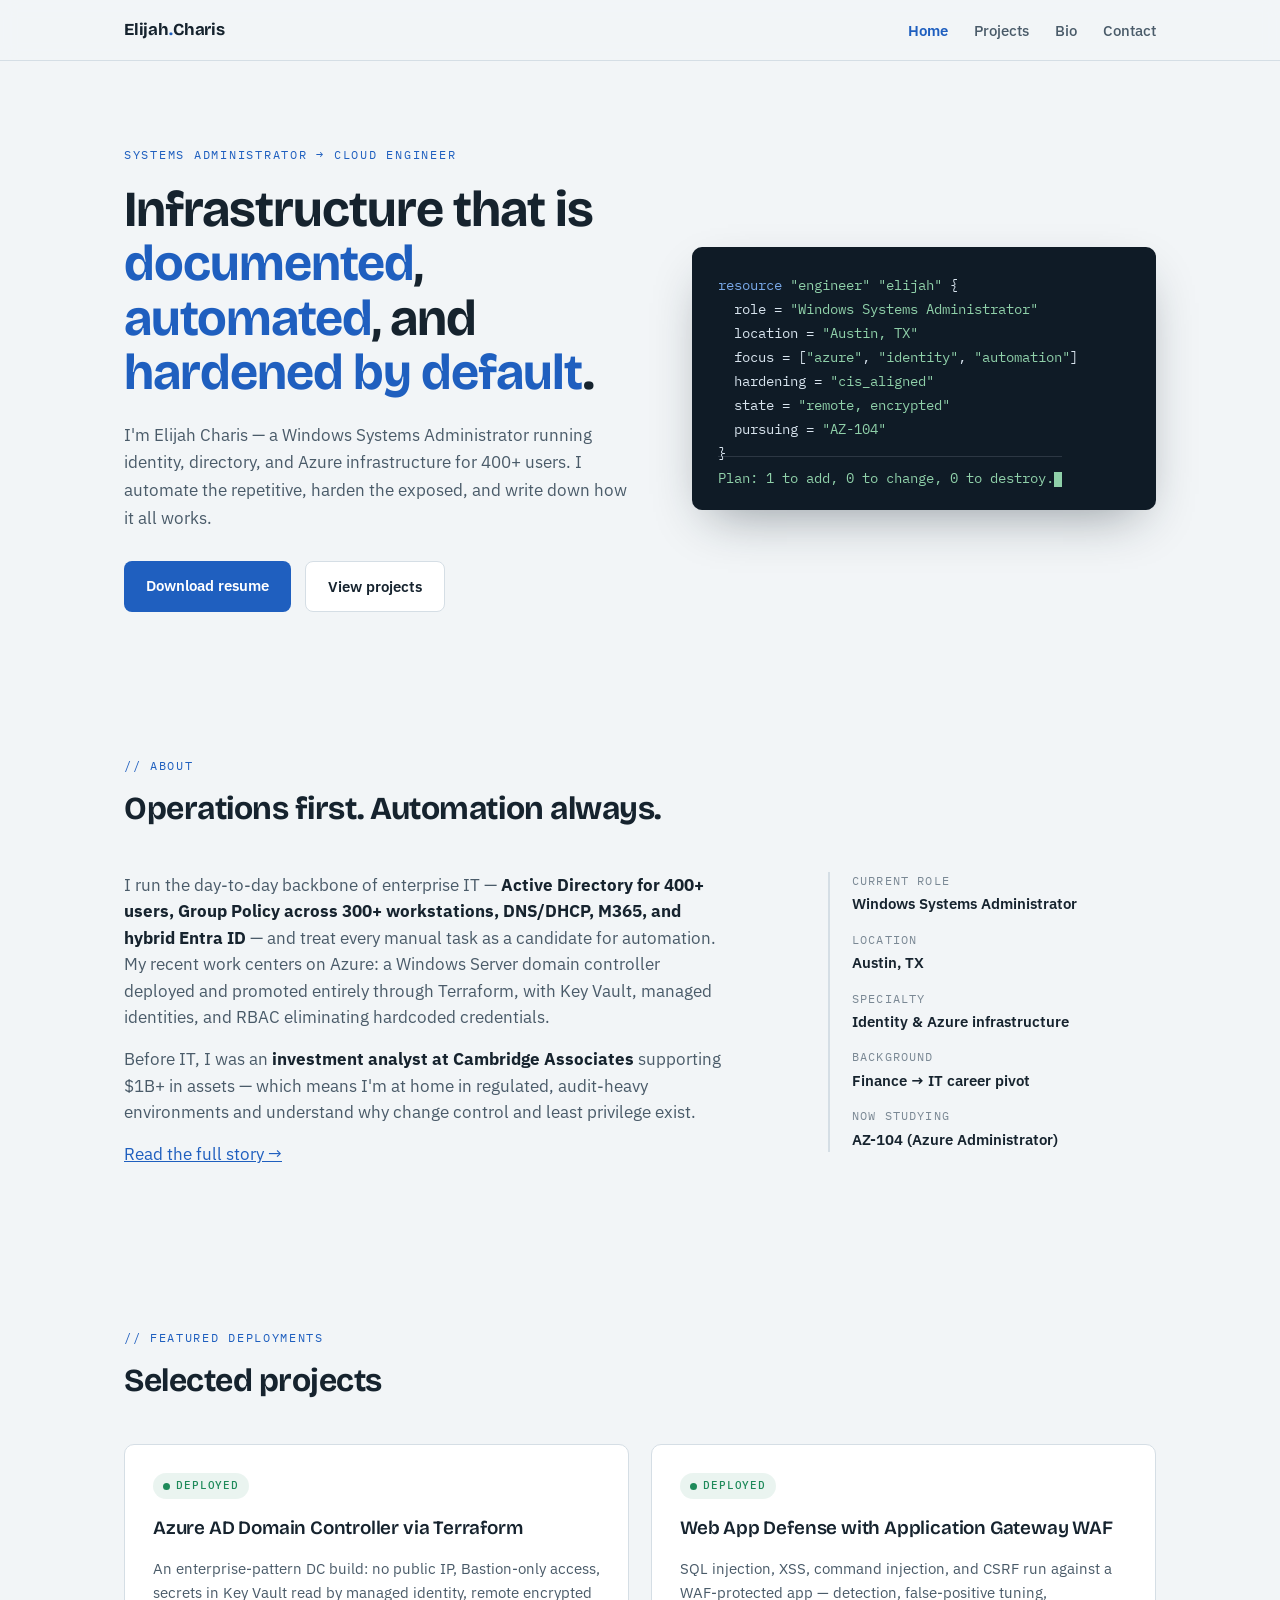
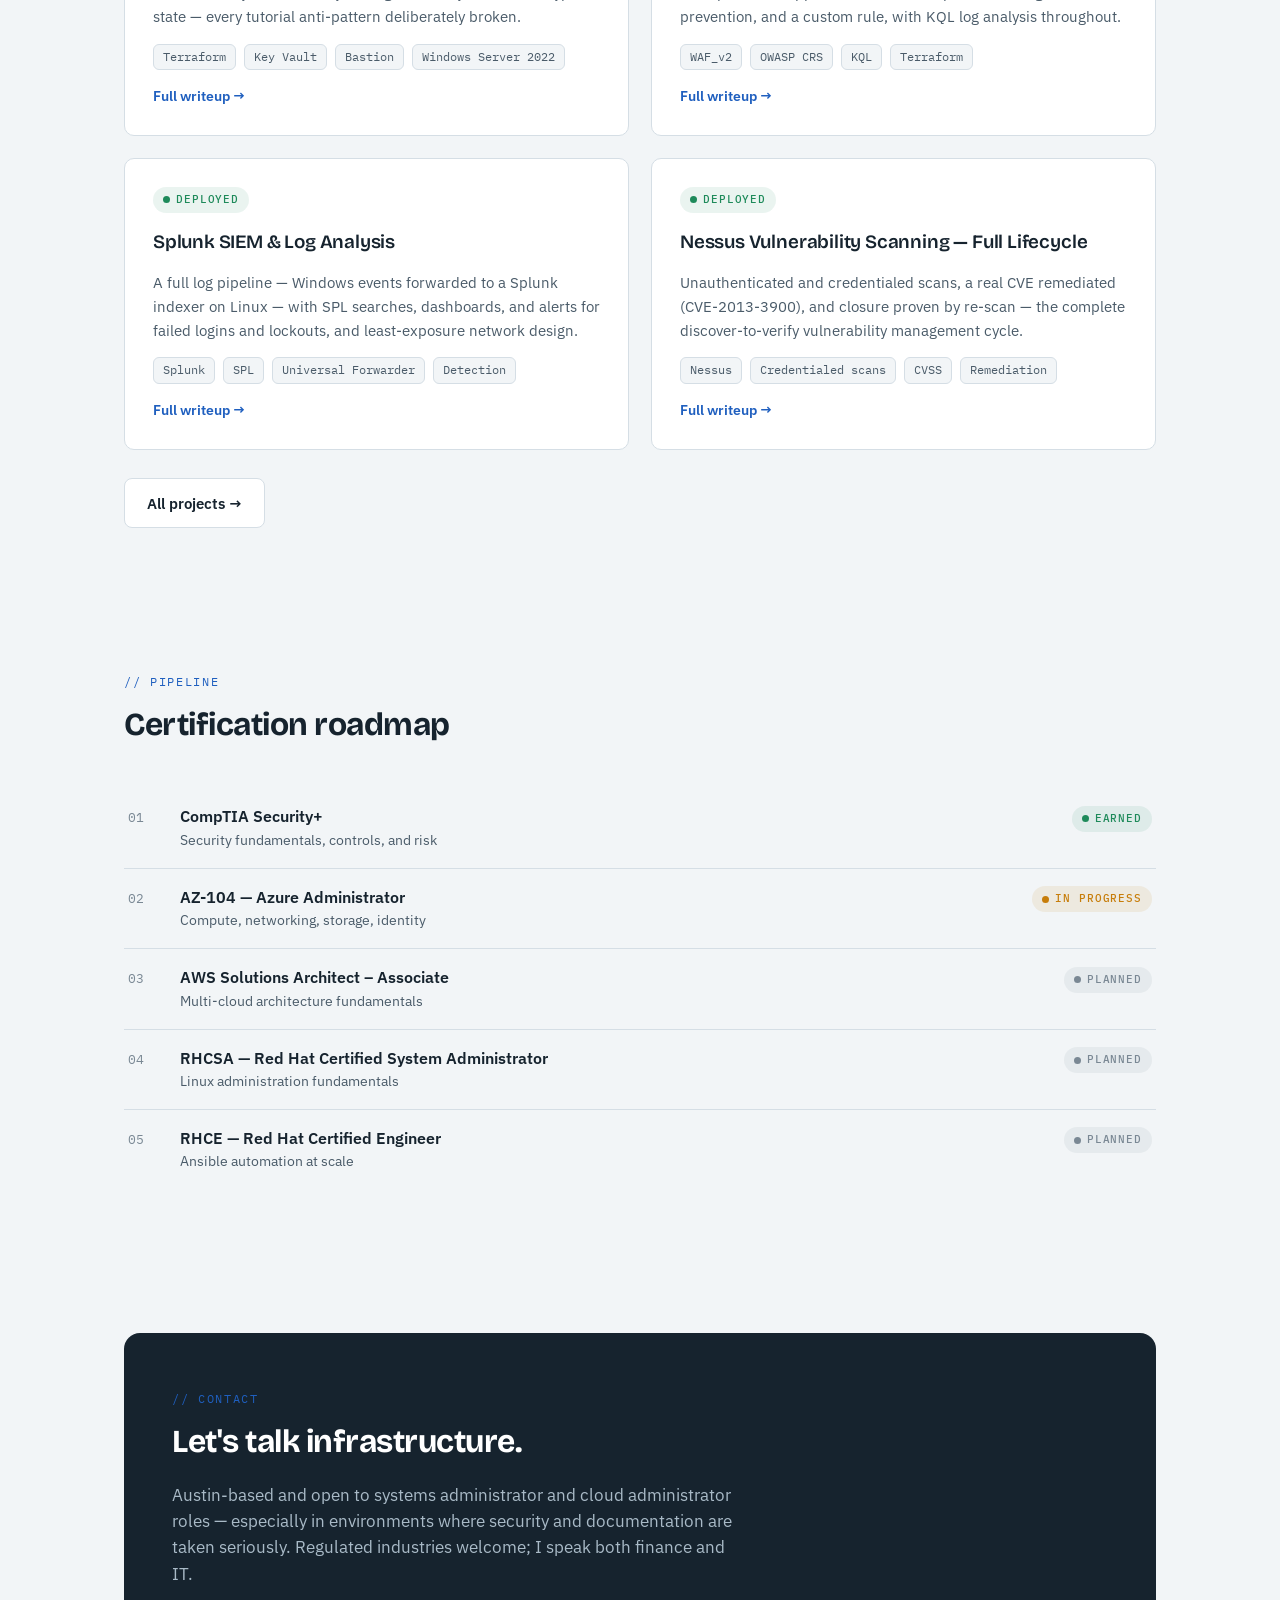
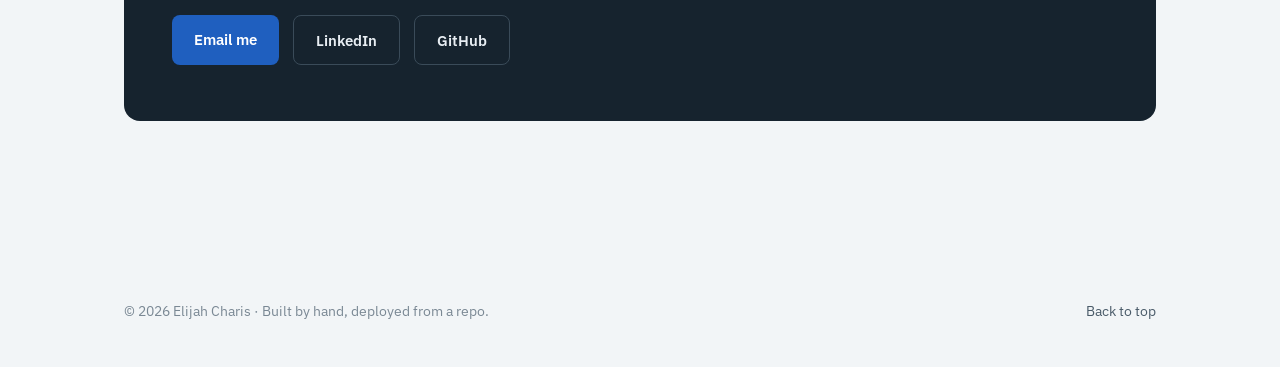
<file: index.html>
<!DOCTYPE html>
<html lang="en">
<head>
<meta charset="UTF-8">
<meta name="viewport" content="width=device-width, initial-scale=1.0">
<title>Elijah Charis — Systems Administrator &amp; Cloud Engineer</title>
<meta name="description" content="Windows Systems Administrator in Austin, TX building hardened, automated Azure infrastructure. Active Directory, Terraform, PowerShell, M365.">
<!-- ================================================================
     REMAINING TODOs (search all 3 html files for "TODO"):
     1. GitHub profile + repo URLs
     2. LinkedIn URL
     3. resume.pdf — drop the file in the repo root
     ================================================================ -->
<link rel="preconnect" href="https://fonts.googleapis.com">
<link rel="preconnect" href="https://fonts.gstatic.com" crossorigin>
<link href="https://fonts.googleapis.com/css2?family=Bricolage+Grotesque:opsz,wght@12..96,400;12..96,600;12..96,700&family=IBM+Plex+Sans:wght@400;500;600&family=IBM+Plex+Mono:wght@400;500&display=swap" rel="stylesheet">
<link rel="stylesheet" href="styles.css">
</head>
<body>

<nav>
  <div class="wrap nav-inner">
    <a class="brand" href="index.html">Elijah<span class="dot">.</span>Charis</a>
    <ul class="nav-links">
      <li><a href="index.html" aria-current="page">Home</a></li>
      <li><a href="projects.html">Projects</a></li>
      <li><a href="bio.html">Bio</a></li>
      <li><a href="index.html#contact">Contact</a></li>
    </ul>
  </div>
</nav>

<header class="hero">
  <div class="wrap hero-grid">
    <div>
      <span class="eyebrow">Systems Administrator → Cloud Engineer</span>
      <h1>Infrastructure that is <em>documented</em>, <em>automated</em>, and <em>hardened by default</em>.</h1>
      <p class="lede">I'm Elijah Charis — a Windows Systems Administrator running identity, directory, and Azure infrastructure for 400+ users. I automate the repetitive, harden the exposed, and write down how it all works.</p>
      <div class="btn-row">
        <!-- TODO: drop resume.pdf into the repo root -->
        <a class="btn btn-primary" href="resume.pdf">Download resume</a>
        <a class="btn btn-ghost" href="projects.html">View projects</a>
      </div>
    </div>

    <!-- Signature element: career as a Terraform resource block -->
    <div class="code-card" role="img" aria-label="Terraform-style code block describing Elijah: role Windows Systems Administrator, located in Austin Texas, focus on Azure, identity, and automation, CIS-aligned hardening, currently pursuing AZ-104. Plan: one to add.">
<span class="kw">resource</span> <span class="str">"engineer"</span> <span class="str">"elijah"</span> {<br>
&nbsp;&nbsp;<span class="attr">role</span>      = <span class="str">"Windows Systems Administrator"</span><br>
&nbsp;&nbsp;<span class="attr">location</span>  = <span class="str">"Austin, TX"</span><br>
&nbsp;&nbsp;<span class="attr">focus</span>     = [<span class="str">"azure"</span>, <span class="str">"identity"</span>, <span class="str">"automation"</span>]<br>
&nbsp;&nbsp;<span class="attr">hardening</span> = <span class="str">"cis_aligned"</span><br>
&nbsp;&nbsp;<span class="attr">state</span>     = <span class="str">"remote, encrypted"</span><br>
&nbsp;&nbsp;<span class="attr">pursuing</span>  = <span class="str">"AZ-104"</span><br>
}<br>
<span class="plan">Plan: 1 to add, 0 to change, 0 to destroy.<span class="cursor"></span></span>
    </div>
  </div>
</header>

<main>
<section id="about-teaser">
  <div class="wrap">
    <div class="sec-head">
      <span class="sec-label">// about</span>
      <h2>Operations first. Automation always.</h2>
    </div>
    <div class="about-grid">
      <div>
        <p>I run the day-to-day backbone of enterprise IT — <strong>Active Directory for 400+ users, Group Policy across 300+ workstations, DNS/DHCP, M365, and hybrid Entra ID</strong> — and treat every manual task as a candidate for automation. My recent work centers on Azure: a Windows Server domain controller deployed and promoted entirely through Terraform, with Key Vault, managed identities, and RBAC eliminating hardcoded credentials.</p>
        <p>Before IT, I was an <strong>investment analyst at Cambridge Associates</strong> supporting $1B+ in assets — which means I'm at home in regulated, audit-heavy environments and understand why change control and least privilege exist.</p>
        <p><a href="bio.html">Read the full story →</a></p>
      </div>
      <ul class="fact-list">
        <li><span class="k">Current role</span><span class="v">Windows Systems Administrator</span></li>
        <li><span class="k">Location</span><span class="v">Austin, TX</span></li>
        <li><span class="k">Specialty</span><span class="v">Identity &amp; Azure infrastructure</span></li>
        <li><span class="k">Background</span><span class="v">Finance → IT career pivot</span></li>
        <li><span class="k">Now studying</span><span class="v">AZ-104 (Azure Administrator)</span></li>
      </ul>
    </div>
  </div>
</section>

<section id="featured">
  <div class="wrap">
    <div class="sec-head">
      <span class="sec-label">// featured deployments</span>
      <h2>Selected projects</h2>
    </div>
    <div class="proj-grid">

      <article class="card">
        <span class="chip deployed">deployed</span>
        <h3>Azure AD Domain Controller via Terraform</h3>
        <p>An enterprise-pattern DC build: no public IP, Bastion-only access, secrets in Key Vault read by managed identity, remote encrypted state — every tutorial anti-pattern deliberately broken.</p>
        <div class="tags"><span>Terraform</span><span>Key Vault</span><span>Bastion</span><span>Windows Server 2022</span></div>
        <a class="repo" href="projects.html#hardened-dc">Full writeup →</a>
      </article>

      <article class="card">
        <span class="chip deployed">deployed</span>
        <h3>Web App Defense with Application Gateway WAF</h3>
        <p>SQL injection, XSS, command injection, and CSRF run against a WAF-protected app — detection, false-positive tuning, prevention, and a custom rule, with KQL log analysis throughout.</p>
        <div class="tags"><span>WAF_v2</span><span>OWASP CRS</span><span>KQL</span><span>Terraform</span></div>
        <a class="repo" href="projects.html#waf">Full writeup →</a>
      </article>

      <article class="card">
        <span class="chip deployed">deployed</span>
        <h3>Splunk SIEM &amp; Log Analysis</h3>
        <p>A full log pipeline — Windows events forwarded to a Splunk indexer on Linux — with SPL searches, dashboards, and alerts for failed logins and lockouts, and least-exposure network design.</p>
        <div class="tags"><span>Splunk</span><span>SPL</span><span>Universal Forwarder</span><span>Detection</span></div>
        <a class="repo" href="projects.html#splunk">Full writeup →</a>
      </article>

      <article class="card">
        <span class="chip deployed">deployed</span>
        <h3>Nessus Vulnerability Scanning — Full Lifecycle</h3>
        <p>Unauthenticated and credentialed scans, a real CVE remediated (CVE-2013-3900), and closure proven by re-scan — the complete discover-to-verify vulnerability management cycle.</p>
        <div class="tags"><span>Nessus</span><span>Credentialed scans</span><span>CVSS</span><span>Remediation</span></div>
        <a class="repo" href="projects.html#nessus">Full writeup →</a>
      </article>

    </div>
    <p style="margin-top:28px"><a class="btn btn-ghost" href="projects.html">All projects →</a></p>
  </div>
</section>

<section id="certs">
  <div class="wrap">
    <div class="sec-head">
      <span class="sec-label">// pipeline</span>
      <h2>Certification roadmap</h2>
    </div>
    <ol class="pipe">
      <li>
        <span class="n">01</span>
        <span class="name">CompTIA Security+<span class="sub">Security fundamentals, controls, and risk</span></span>
        <span class="chip deployed">earned</span>
      </li>
      <li>
        <span class="n">02</span>
        <span class="name">AZ-104 — Azure Administrator<span class="sub">Compute, networking, storage, identity</span></span>
        <span class="chip active">in progress</span>
      </li>
      <li>
        <span class="n">03</span>
        <span class="name">AWS Solutions Architect – Associate<span class="sub">Multi-cloud architecture fundamentals</span></span>
        <span class="chip planned">planned</span>
      </li>
      <li>
        <span class="n">04</span>
        <span class="name">RHCSA — Red Hat Certified System Administrator<span class="sub">Linux administration fundamentals</span></span>
        <span class="chip planned">planned</span>
      </li>
      <li>
        <span class="n">05</span>
        <span class="name">RHCE — Red Hat Certified Engineer<span class="sub">Ansible automation at scale</span></span>
        <span class="chip planned">planned</span>
      </li>
    </ol>
  </div>
</section>

<section id="contact">
  <div class="wrap">
    <div class="contact">
      <span class="sec-label">// contact</span>
      <h2>Let's talk infrastructure.</h2>
      <p>Austin-based and open to systems administrator and cloud administrator roles — especially in environments where security and documentation are taken seriously. Regulated industries welcome; I speak both finance and IT.</p>
      <div class="btn-row">
        <a class="btn btn-primary" href="mailto:elijah.a.korkoyah@gmail.com">Email me</a>
        <a class="btn btn-ghost" href="https://www.linkedin.com/in/elijah-charis/" rel="noopener">LinkedIn</a>
        <!-- TODO: replace with your GitHub URL -->
        <a class="btn btn-ghost" href="https://github.com/ejk52515" rel="noopener">GitHub</a>
      </div>
    </div>
  </div>
</section>
</main>

<footer>
  <div class="wrap">
    <span>© 2026 Elijah Charis · Built by hand, deployed from a repo.</span>
    <span><a href="#top">Back to top</a></span>
  </div>
</footer>

</body>
</html>
</file>
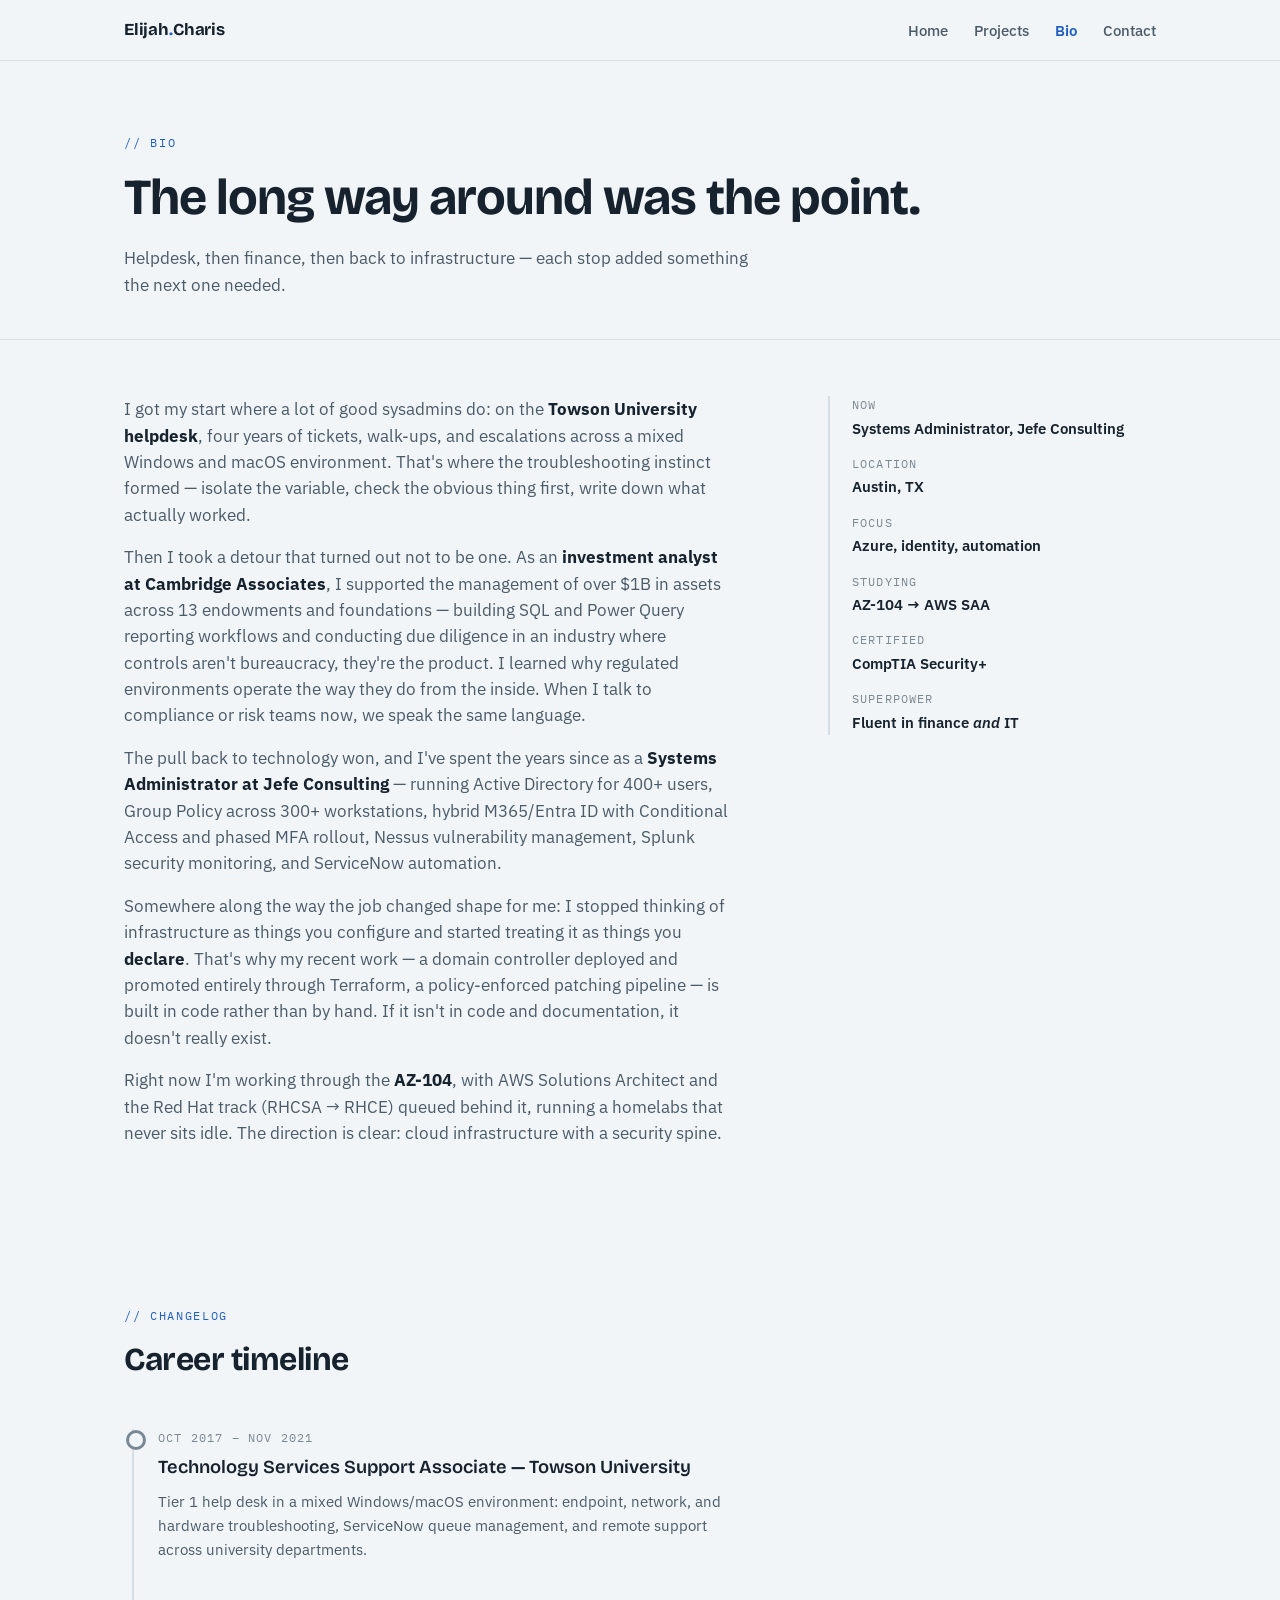
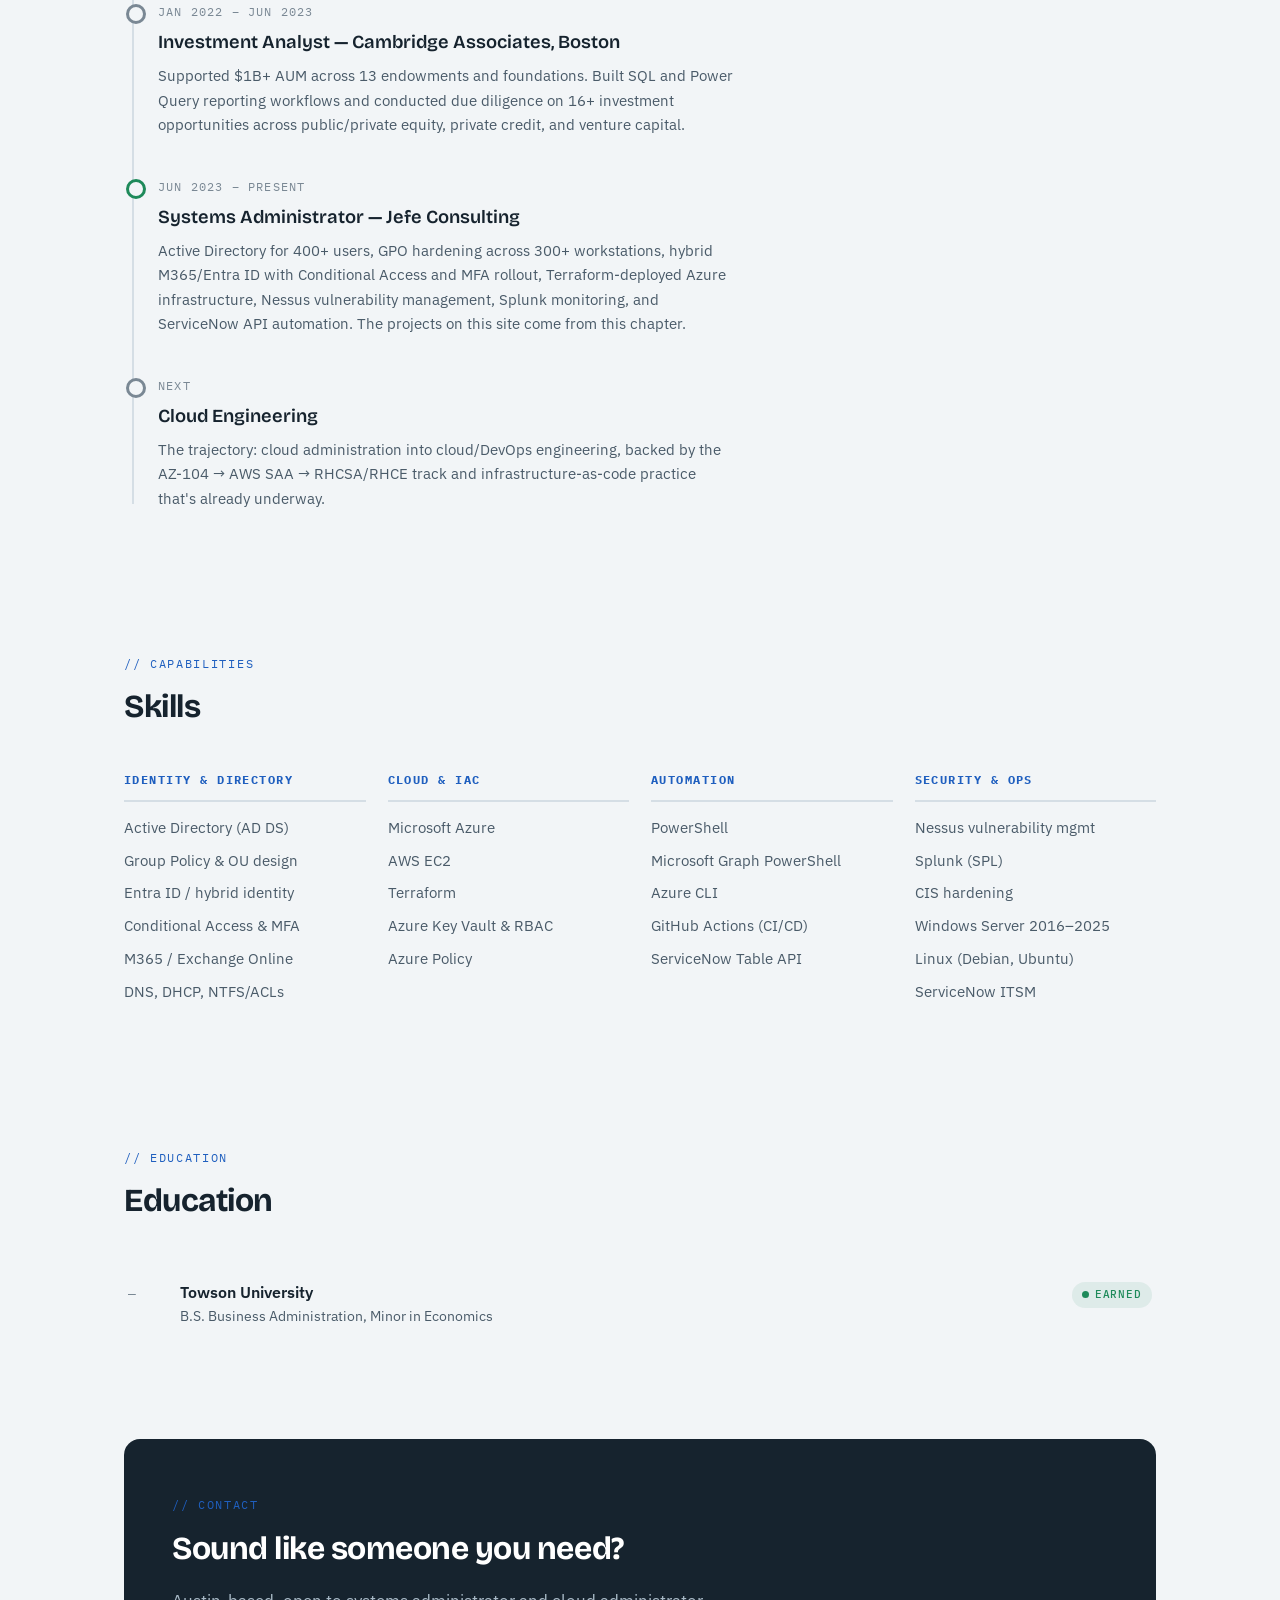
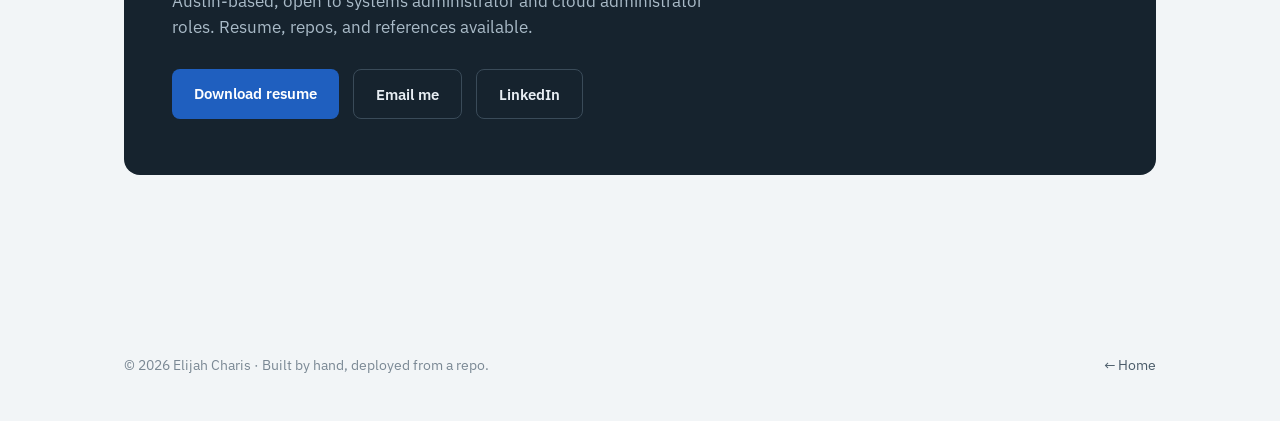
<file: bio.html>
<!DOCTYPE html>
<html lang="en">
<head>
<meta charset="UTF-8">
<meta name="viewport" content="width=device-width, initial-scale=1.0">
<title>Bio — Elijah Charis</title>
<meta name="description" content="From university helpdesk to investment analysis at Cambridge Associates and back to infrastructure — the career path behind a systems administrator who treats infrastructure like code.">
<link rel="preconnect" href="https://fonts.googleapis.com">
<link rel="preconnect" href="https://fonts.gstatic.com" crossorigin>
<link href="https://fonts.googleapis.com/css2?family=Bricolage+Grotesque:opsz,wght@12..96,400;12..96,600;12..96,700&family=IBM+Plex+Sans:wght@400;500;600&family=IBM+Plex+Mono:wght@400;500&display=swap" rel="stylesheet">
<link rel="stylesheet" href="styles.css">
</head>
<body>

<nav>
  <div class="wrap nav-inner">
    <a class="brand" href="index.html">Elijah<span class="dot">.</span>Charis</a>
    <ul class="nav-links">
      <li><a href="index.html">Home</a></li>
      <li><a href="projects.html">Projects</a></li>
      <li><a href="bio.html" aria-current="page">Bio</a></li>
      <li><a href="index.html#contact">Contact</a></li>
    </ul>
  </div>
</nav>

<header class="page-head">
  <div class="wrap">
    <span class="eyebrow">// bio</span>
    <h1>The long way around was the point.</h1>
    <p>Helpdesk, then finance, then back to infrastructure — each stop added something the next one needed.</p>
  </div>
</header>

<main class="wrap">

  <section style="padding-top:0">
    <div class="about-grid">
      <div>
        <p>I got my start where a lot of good sysadmins do: on the <strong>Towson University helpdesk</strong>, four years of tickets, walk-ups, and escalations across a mixed Windows and macOS environment. That's where the troubleshooting instinct formed — isolate the variable, check the obvious thing first, write down what actually worked.</p>

        <p>Then I took a detour that turned out not to be one. As an <strong>investment analyst at Cambridge Associates</strong>, I supported the management of over $1B in assets across 13 endowments and foundations — building SQL and Power Query reporting workflows and conducting due diligence in an industry where controls aren't bureaucracy, they're the product. I learned why regulated environments operate the way they do from the inside. When I talk to compliance or risk teams now, we speak the same language.</p>

        <p>The pull back to technology won, and I've spent the years since as a <strong>Systems Administrator at Jefe Consulting</strong> — running Active Directory for 400+ users, Group Policy across 300+ workstations, hybrid M365/Entra ID with Conditional Access and phased MFA rollout, Nessus vulnerability management, Splunk security monitoring, and ServiceNow automation.</p>

        <p>Somewhere along the way the job changed shape for me: I stopped thinking of infrastructure as things you configure and started treating it as things you <strong>declare</strong>. That's why my recent work — a domain controller deployed and promoted entirely through Terraform, a policy-enforced patching pipeline — is built in code rather than by hand. If it isn't in code and documentation, it doesn't really exist.</p>

        <p>Right now I'm working through the <strong>AZ-104</strong>, with AWS Solutions Architect and the Red Hat track (RHCSA → RHCE) queued behind it, running a homelabs that never sits idle. The direction is clear: cloud infrastructure with a security spine.</p>
      </div>

      <ul class="fact-list">
        <li><span class="k">Now</span><span class="v">Systems Administrator, Jefe Consulting</span></li>
        <li><span class="k">Location</span><span class="v">Austin, TX</span></li>
        <li><span class="k">Focus</span><span class="v">Azure, identity, automation</span></li>
        <li><span class="k">Studying</span><span class="v">AZ-104 → AWS SAA</span></li>
        <li><span class="k">Certified</span><span class="v">CompTIA Security+</span></li>
        <li><span class="k">Superpower</span><span class="v">Fluent in finance <em>and</em> IT</span></li>
      </ul>
    </div>
  </section>

  <section>
    <div class="sec-head">
      <span class="sec-label">// changelog</span>
      <h2>Career timeline</h2>
    </div>
    <ol class="timeline">
      <li>
        <span class="when">Oct 2017 – Nov 2021</span>
        <h3>Technology Services Support Associate — Towson University</h3>
        <p>Tier 1 help desk in a mixed Windows/macOS environment: endpoint, network, and hardware troubleshooting, ServiceNow queue management, and remote support across university departments.</p>
      </li>
      <li>
        <span class="when">Jan 2022 – Jun 2023</span>
        <h3>Investment Analyst — Cambridge Associates, Boston</h3>
        <p>Supported $1B+ AUM across 13 endowments and foundations. Built SQL and Power Query reporting workflows and conducted due diligence on 16+ investment opportunities across public/private equity, private credit, and venture capital.</p>
      </li>
      <li class="current">
        <span class="when">Jun 2023 – Present</span>
        <h3>Systems Administrator — Jefe Consulting</h3>
        <p>Active Directory for 400+ users, GPO hardening across 300+ workstations, hybrid M365/Entra ID with Conditional Access and MFA rollout, Terraform-deployed Azure infrastructure, Nessus vulnerability management, Splunk monitoring, and ServiceNow API automation. The projects on this site come from this chapter.</p>
      </li>
      <li>
        <span class="when">Next</span>
        <h3>Cloud Engineering</h3>
        <p>The trajectory: cloud administration into cloud/DevOps engineering, backed by the AZ-104 → AWS SAA → RHCSA/RHCE track and infrastructure-as-code practice that's already underway.</p>
      </li>
    </ol>
  </section>

  <section>
    <div class="sec-head">
      <span class="sec-label">// capabilities</span>
      <h2>Skills</h2>
    </div>
    <div class="skill-grid">
      <div class="skill-col">
        <h3>Identity &amp; Directory</h3>
        <ul><li>Active Directory (AD DS)</li><li>Group Policy &amp; OU design</li><li>Entra ID / hybrid identity</li><li>Conditional Access &amp; MFA</li><li>M365 / Exchange Online</li><li>DNS, DHCP, NTFS/ACLs</li></ul>
      </div>
      <div class="skill-col">
        <h3>Cloud &amp; IaC</h3>
        <ul><li>Microsoft Azure</li><li>AWS EC2</li><li>Terraform</li><li>Azure Key Vault &amp; RBAC</li><li>Azure Policy</li></ul>
      </div>
      <div class="skill-col">
        <h3>Automation</h3>
        <ul><li>PowerShell</li><li>Microsoft Graph PowerShell</li><li>Azure CLI</li><li>GitHub Actions (CI/CD)</li><li>ServiceNow Table API</li></ul>
      </div>
      <div class="skill-col">
        <h3>Security &amp; Ops</h3>
        <ul><li>Nessus vulnerability mgmt</li><li>Splunk (SPL)</li><li>CIS hardening</li><li>Windows Server 2016–2025</li><li>Linux (Debian, Ubuntu)</li><li>ServiceNow ITSM</li></ul>
      </div>
    </div>
  </section>

  <section>
    <div class="sec-head">
      <span class="sec-label">// education</span>
      <h2>Education</h2>
    </div>
    <ol class="pipe">
      <li>
        <span class="n">—</span>
        <span class="name">Towson University<span class="sub">B.S. Business Administration, Minor in Economics</span></span>
        <span class="chip deployed">earned</span>
      </li>
    </ol>
  </section>

  <section style="padding-top:24px">
    <div class="contact">
      <span class="sec-label">// contact</span>
      <h2>Sound like someone you need?</h2>
      <p>Austin-based, open to systems administrator and cloud administrator roles. Resume, repos, and references available.</p>
      <div class="btn-row">
        <!-- TODO: resume.pdf in repo root -->
        <a class="btn btn-primary" href="resume.pdf">Download resume</a>
        <a class="btn btn-ghost" href="mailto:elijah.a.korkoyah@gmail.com">Email me</a>
        <a class="btn btn-ghost" href="https://www.linkedin.com/in/elijah-charis/" rel="noopener">LinkedIn</a>
      </div>
    </div>
  </section>

</main>

<footer>
  <div class="wrap">
    <span>© 2026 Elijah Charis · Built by hand, deployed from a repo.</span>
    <span><a href="index.html">← Home</a></span>
  </div>
</footer>

</body>
</html>
</file>
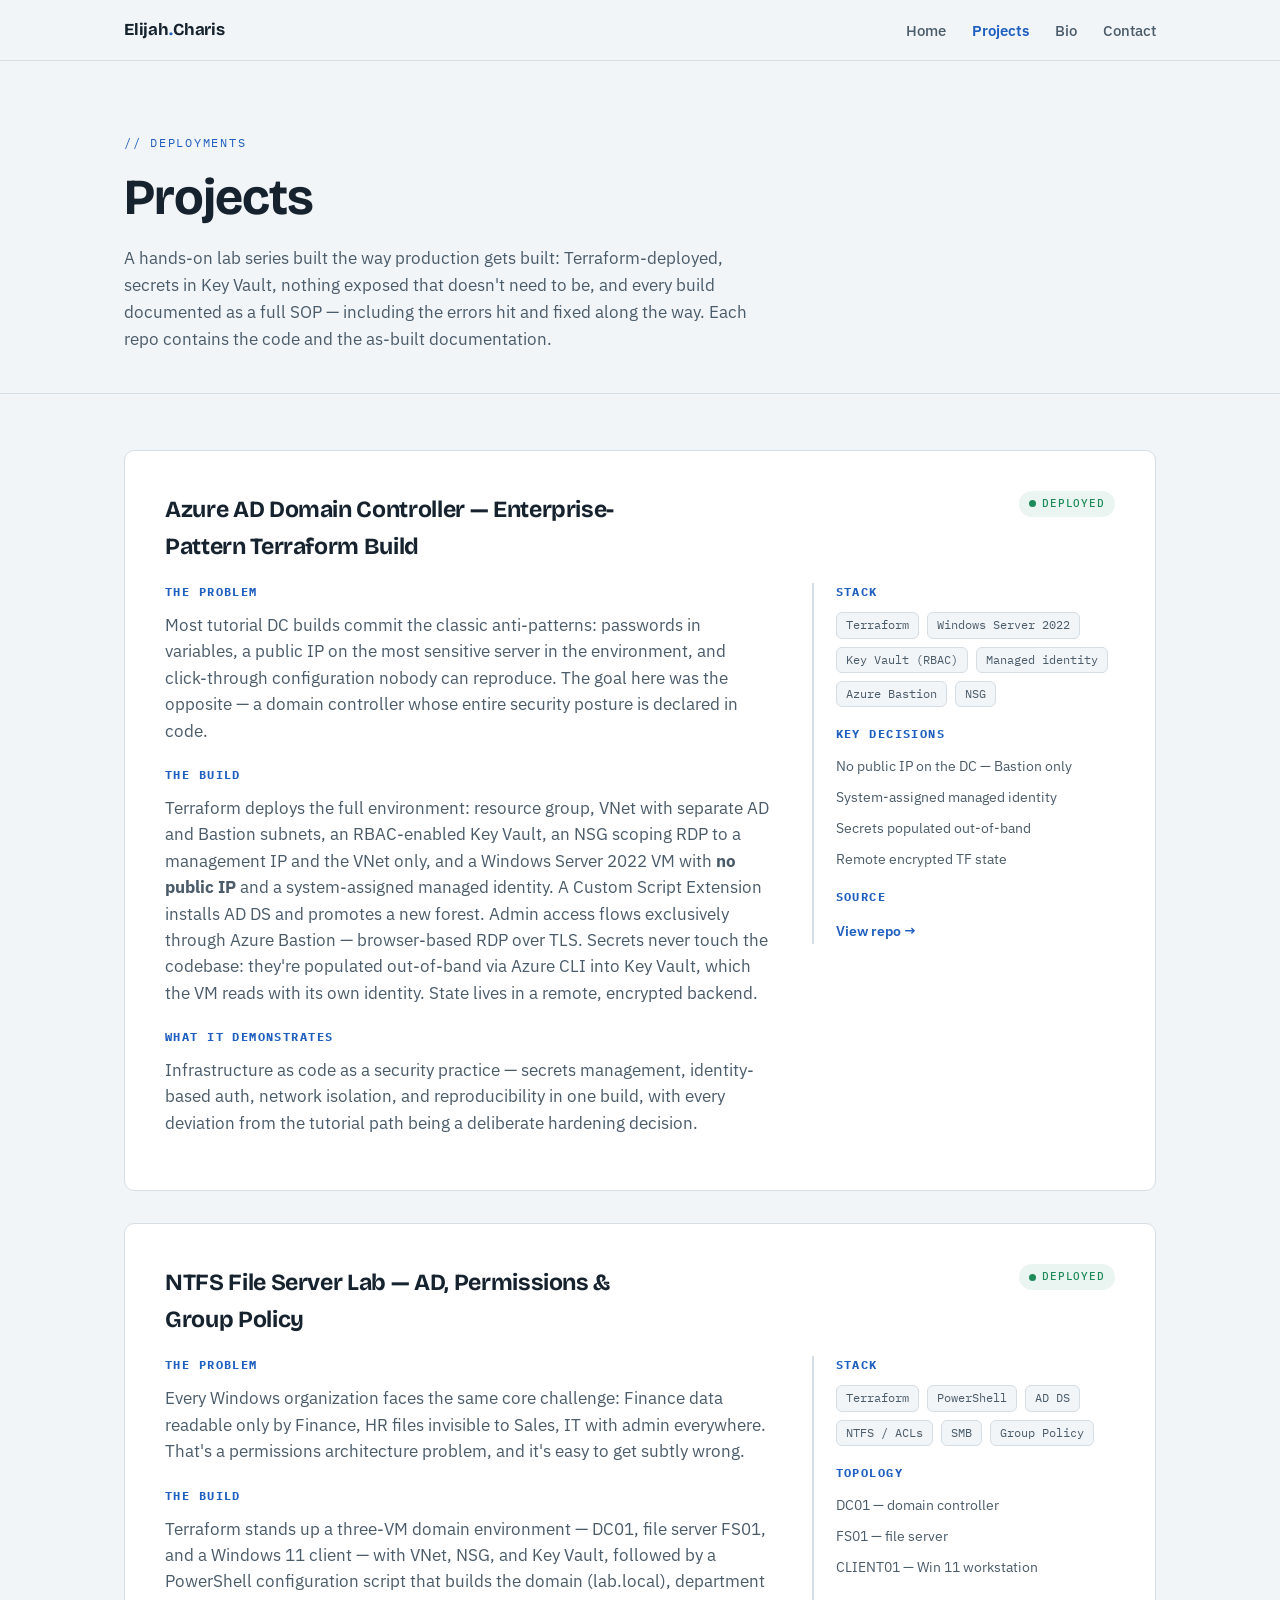
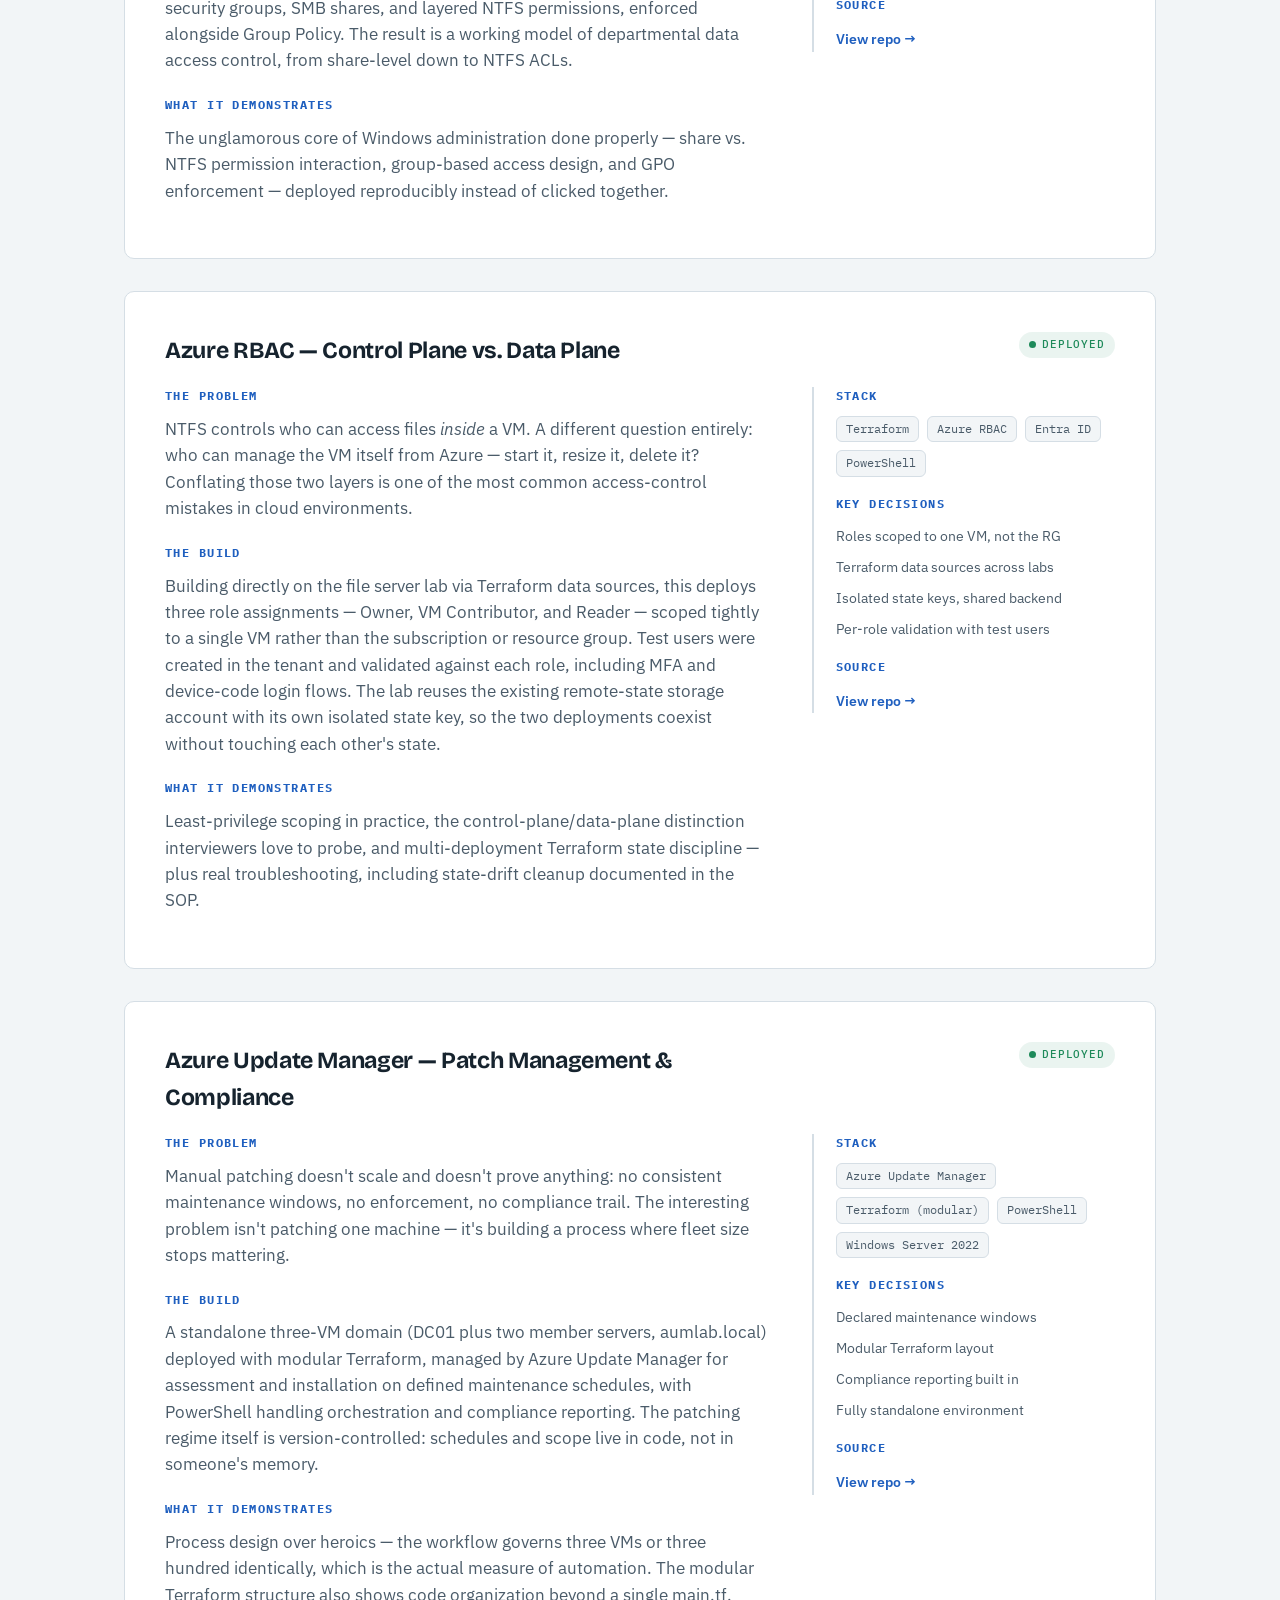
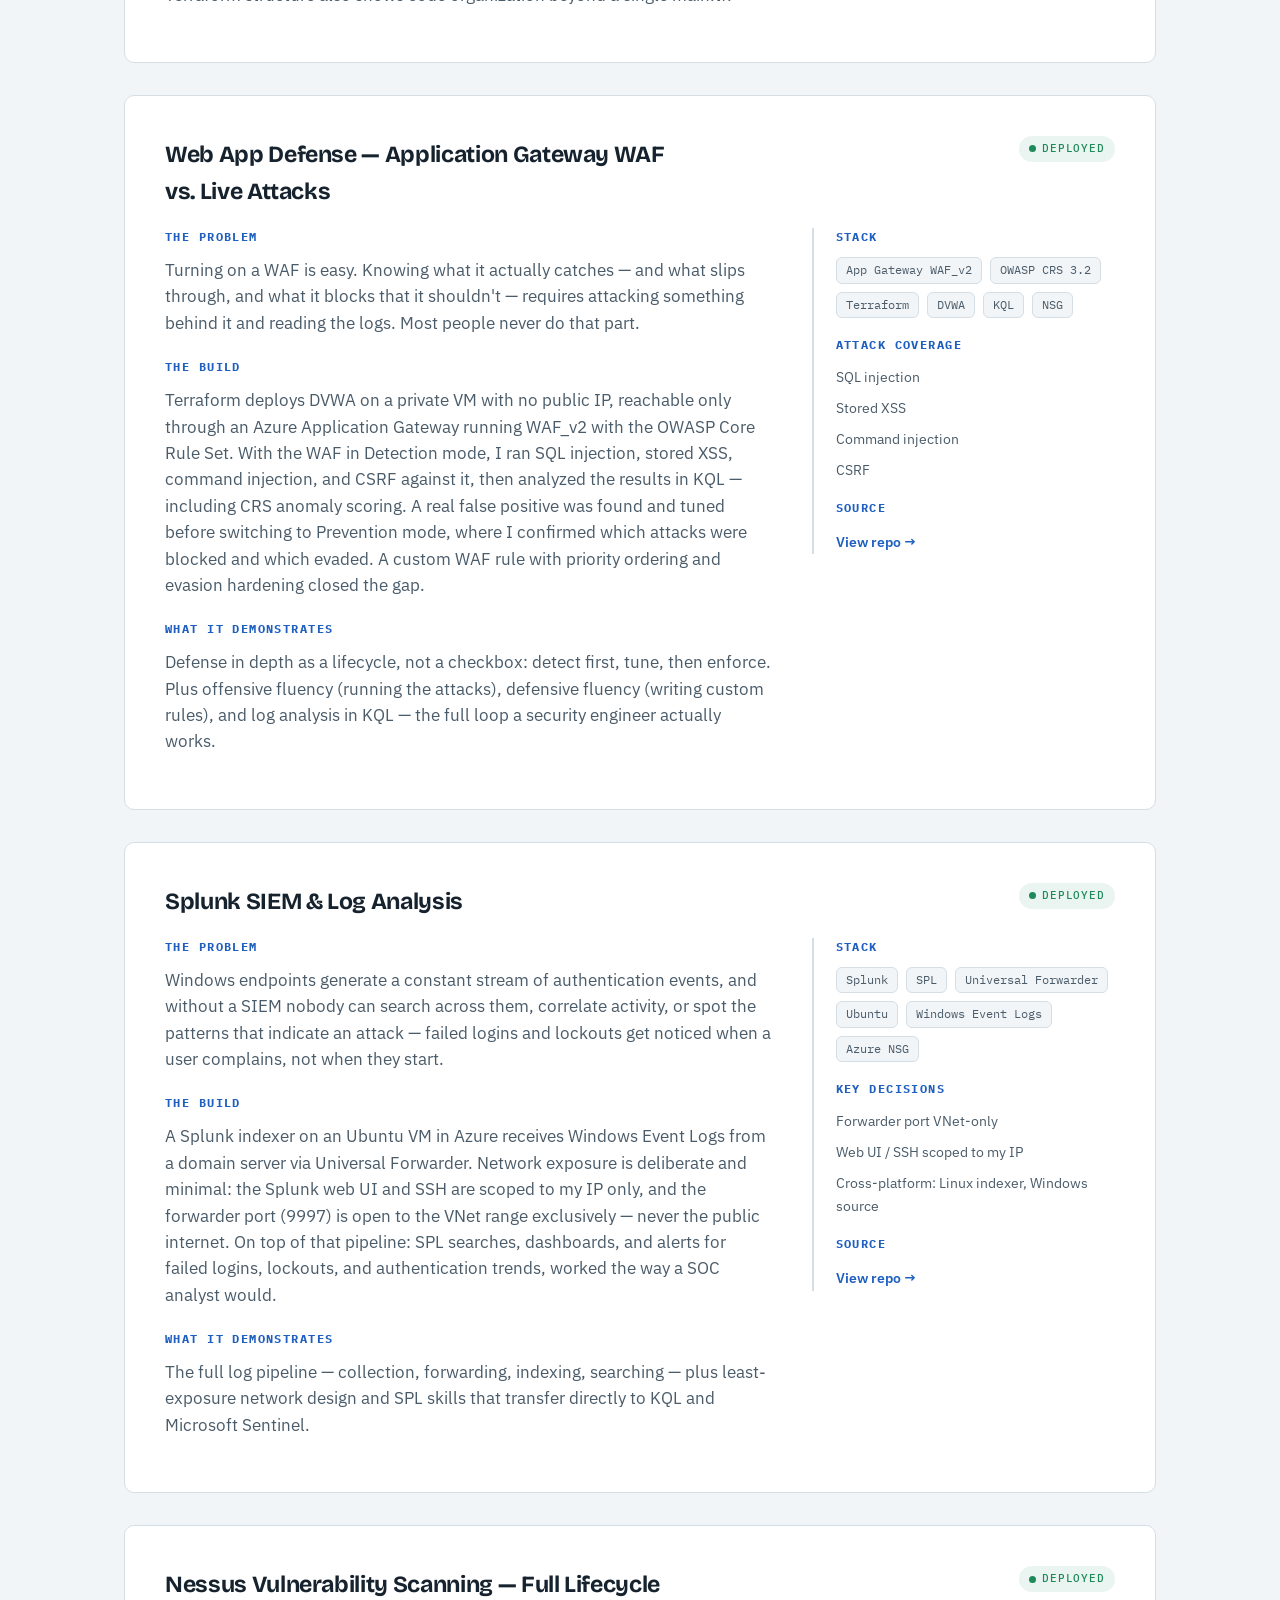
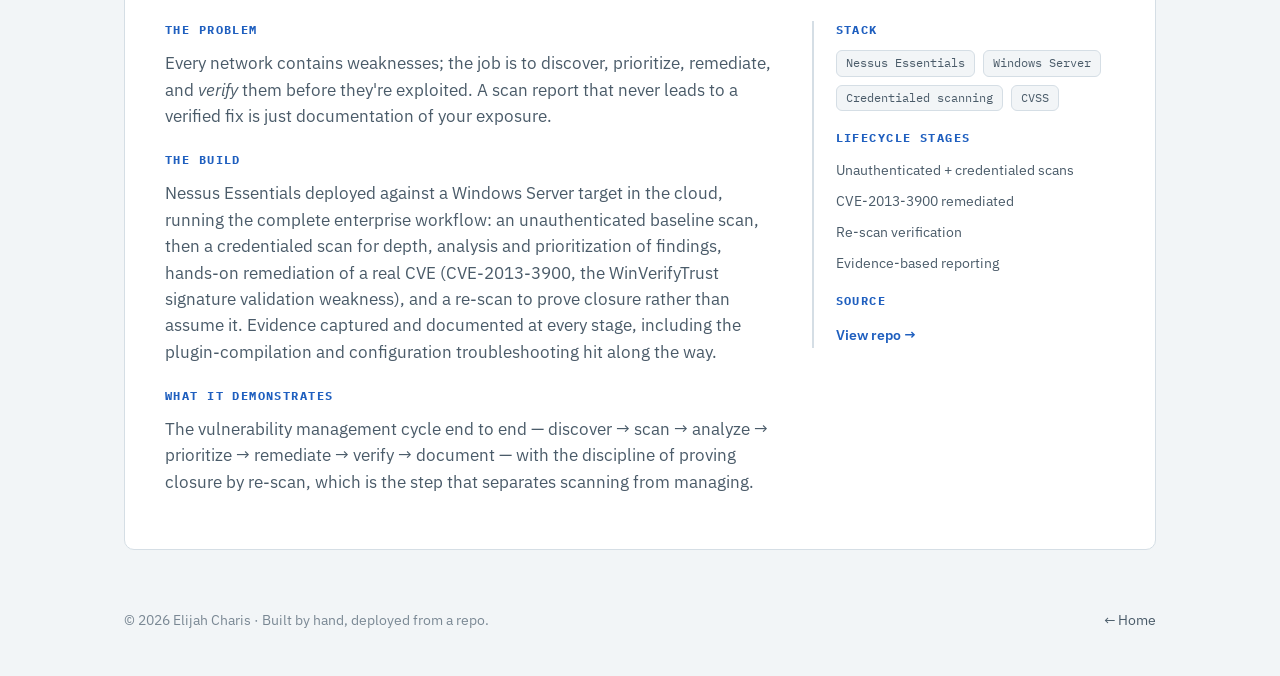
<file: projects.html>
<!DOCTYPE html>
<html lang="en">
<head>
<meta charset="UTF-8">
<meta name="viewport" content="width=device-width, initial-scale=1.0">
<title>Projects — Elijah Charis</title>
<meta name="description" content="Infrastructure lab series: Terraform-deployed Azure AD domain controller, NTFS file server, Azure RBAC, Update Manager patching, WAF web app defense, Splunk SIEM, and Nessus vulnerability management.">
<link rel="preconnect" href="https://fonts.googleapis.com">
<link rel="preconnect" href="https://fonts.gstatic.com" crossorigin>
<link href="https://fonts.googleapis.com/css2?family=Bricolage+Grotesque:opsz,wght@12..96,400;12..96,600;12..96,700&family=IBM+Plex+Sans:wght@400;500;600&family=IBM+Plex+Mono:wght@400;500&display=swap" rel="stylesheet">
<link rel="stylesheet" href="styles.css">
</head>
<body>

<nav>
  <div class="wrap nav-inner">
    <a class="brand" href="index.html">Elijah<span class="dot">.</span>Charis</a>
    <ul class="nav-links">
      <li><a href="index.html">Home</a></li>
      <li><a href="projects.html" aria-current="page">Projects</a></li>
      <li><a href="bio.html">Bio</a></li>
      <li><a href="index.html#contact">Contact</a></li>
    </ul>
  </div>
</nav>

<header class="page-head">
  <div class="wrap">
    <span class="eyebrow">// deployments</span>
    <h1>Projects</h1>
    <p>A hands-on lab series built the way production gets built: Terraform-deployed, secrets in Key Vault, nothing exposed that doesn't need to be, and every build documented as a full SOP — including the errors hit and fixed along the way. Each repo contains the code and the as-built documentation.</p>
  </div>
</header>

<main class="wrap">

  <article class="proj-full" id="hardened-dc">
    <header>
      <h3>Azure AD Domain Controller — Enterprise-Pattern Terraform Build</h3>
      <span class="chip deployed">deployed</span>
    </header>
    <div class="body">
      <div>
        <h4>The problem</h4>
        <p>Most tutorial DC builds commit the classic anti-patterns: passwords in variables, a public IP on the most sensitive server in the environment, and click-through configuration nobody can reproduce. The goal here was the opposite — a domain controller whose entire security posture is declared in code.</p>
        <h4>The build</h4>
        <p>Terraform deploys the full environment: resource group, VNet with separate AD and Bastion subnets, an RBAC-enabled Key Vault, an NSG scoping RDP to a management IP and the VNet only, and a Windows Server 2022 VM with <strong>no public IP</strong> and a system-assigned managed identity. A Custom Script Extension installs AD DS and promotes a new forest. Admin access flows exclusively through Azure Bastion — browser-based RDP over TLS. Secrets never touch the codebase: they're populated out-of-band via Azure CLI into Key Vault, which the VM reads with its own identity. State lives in a remote, encrypted backend.</p>
        <h4>What it demonstrates</h4>
        <p>Infrastructure as code as a security practice — secrets management, identity-based auth, network isolation, and reproducibility in one build, with every deviation from the tutorial path being a deliberate hardening decision.</p>
      </div>
      <aside class="proj-aside">
        <h4>Stack</h4>
        <div class="tags"><span>Terraform</span><span>Windows Server 2022</span><span>Key Vault (RBAC)</span><span>Managed identity</span><span>Azure Bastion</span><span>NSG</span></div>
        <h4>Key decisions</h4>
        <ul>
          <li>No public IP on the DC — Bastion only</li>
          <li>System-assigned managed identity</li>
          <li>Secrets populated out-of-band</li>
          <li>Remote encrypted TF state</li>
        </ul>
        <h4>Source</h4>
        <a class="repo" href="https://github.com/ejk52515/Azure_AD_Terraform">View repo →</a>
      </aside>
    </div>
  </article>

  <article class="proj-full" id="ntfs">
    <header>
      <h3>NTFS File Server Lab — AD, Permissions &amp; Group Policy</h3>
      <span class="chip deployed">deployed</span>
    </header>
    <div class="body">
      <div>
        <h4>The problem</h4>
        <p>Every Windows organization faces the same core challenge: Finance data readable only by Finance, HR files invisible to Sales, IT with admin everywhere. That's a permissions architecture problem, and it's easy to get subtly wrong.</p>
        <h4>The build</h4>
        <p>Terraform stands up a three-VM domain environment — DC01, file server FS01, and a Windows 11 client — with VNet, NSG, and Key Vault, followed by a PowerShell configuration script that builds the domain (lab.local), department security groups, SMB shares, and layered NTFS permissions, enforced alongside Group Policy. The result is a working model of departmental data access control, from share-level down to NTFS ACLs.</p>
        <h4>What it demonstrates</h4>
        <p>The unglamorous core of Windows administration done properly — share vs. NTFS permission interaction, group-based access design, and GPO enforcement — deployed reproducibly instead of clicked together.</p>
      </div>
      <aside class="proj-aside">
        <h4>Stack</h4>
        <div class="tags"><span>Terraform</span><span>PowerShell</span><span>AD DS</span><span>NTFS / ACLs</span><span>SMB</span><span>Group Policy</span></div>
        <h4>Topology</h4>
        <ul>
          <li>DC01 — domain controller</li>
          <li>FS01 — file server</li>
          <li>CLIENT01 — Win 11 workstation</li>
        </ul>
        <h4>Source</h4>
        <a class="repo" href="https://github.com/ejk52515/azure-ntfs-fileserver-lab">View repo →</a>
      </aside>
    </div>
  </article>

  <article class="proj-full" id="rbac">
    <header>
      <h3>Azure RBAC — Control Plane vs. Data Plane</h3>
      <span class="chip deployed">deployed</span>
    </header>
    <div class="body">
      <div>
        <h4>The problem</h4>
        <p>NTFS controls who can access files <em>inside</em> a VM. A different question entirely: who can manage the VM itself from Azure — start it, resize it, delete it? Conflating those two layers is one of the most common access-control mistakes in cloud environments.</p>
        <h4>The build</h4>
        <p>Building directly on the file server lab via Terraform data sources, this deploys three role assignments — Owner, VM Contributor, and Reader — scoped tightly to a single VM rather than the subscription or resource group. Test users were created in the tenant and validated against each role, including MFA and device-code login flows. The lab reuses the existing remote-state storage account with its own isolated state key, so the two deployments coexist without touching each other's state.</p>
        <h4>What it demonstrates</h4>
        <p>Least-privilege scoping in practice, the control-plane/data-plane distinction interviewers love to probe, and multi-deployment Terraform state discipline — plus real troubleshooting, including state-drift cleanup documented in the SOP.</p>
      </div>
      <aside class="proj-aside">
        <h4>Stack</h4>
        <div class="tags"><span>Terraform</span><span>Azure RBAC</span><span>Entra ID</span><span>PowerShell</span></div>
        <h4>Key decisions</h4>
        <ul>
          <li>Roles scoped to one VM, not the RG</li>
          <li>Terraform data sources across labs</li>
          <li>Isolated state keys, shared backend</li>
          <li>Per-role validation with test users</li>
        </ul>
        <h4>Source</h4>
        <a class="repo" href="https://github.com/ejk52515/rbac-lab-terraform">View repo →</a>
      </aside>
    </div>
  </article>

  <article class="proj-full" id="patching">
    <header>
      <h3>Azure Update Manager — Patch Management &amp; Compliance</h3>
      <span class="chip deployed">deployed</span>
    </header>
    <div class="body">
      <div>
        <h4>The problem</h4>
        <p>Manual patching doesn't scale and doesn't prove anything: no consistent maintenance windows, no enforcement, no compliance trail. The interesting problem isn't patching one machine — it's building a process where fleet size stops mattering.</p>
        <h4>The build</h4>
        <p>A standalone three-VM domain (DC01 plus two member servers, aumlab.local) deployed with modular Terraform, managed by Azure Update Manager for assessment and installation on defined maintenance schedules, with PowerShell handling orchestration and compliance reporting. The patching regime itself is version-controlled: schedules and scope live in code, not in someone's memory.</p>
        <h4>What it demonstrates</h4>
        <p>Process design over heroics — the workflow governs three VMs or three hundred identically, which is the actual measure of automation. The modular Terraform structure also shows code organization beyond a single main.tf.</p>
      </div>
      <aside class="proj-aside">
        <h4>Stack</h4>
        <div class="tags"><span>Azure Update Manager</span><span>Terraform (modular)</span><span>PowerShell</span><span>Windows Server 2022</span></div>
        <h4>Key decisions</h4>
        <ul>
          <li>Declared maintenance windows</li>
          <li>Modular Terraform layout</li>
          <li>Compliance reporting built in</li>
          <li>Fully standalone environment</li>
        </ul>
        <h4>Source</h4>
        <a class="repo" href="https://github.com/ejk52515/azure-update-manager-lab">View repo →</a>
      </aside>
    </div>
  </article>

  <article class="proj-full" id="waf">
    <header>
      <h3>Web App Defense — Application Gateway WAF vs. Live Attacks</h3>
      <span class="chip deployed">deployed</span>
    </header>
    <div class="body">
      <div>
        <h4>The problem</h4>
        <p>Turning on a WAF is easy. Knowing what it actually catches — and what slips through, and what it blocks that it shouldn't — requires attacking something behind it and reading the logs. Most people never do that part.</p>
        <h4>The build</h4>
        <p>Terraform deploys DVWA on a private VM with no public IP, reachable only through an Azure Application Gateway running WAF_v2 with the OWASP Core Rule Set. With the WAF in Detection mode, I ran SQL injection, stored XSS, command injection, and CSRF against it, then analyzed the results in KQL — including CRS anomaly scoring. A real false positive was found and tuned before switching to Prevention mode, where I confirmed which attacks were blocked and which evaded. A custom WAF rule with priority ordering and evasion hardening closed the gap.</p>
        <h4>What it demonstrates</h4>
        <p>Defense in depth as a lifecycle, not a checkbox: detect first, tune, then enforce. Plus offensive fluency (running the attacks), defensive fluency (writing custom rules), and log analysis in KQL — the full loop a security engineer actually works.</p>
      </div>
      <aside class="proj-aside">
        <h4>Stack</h4>
        <div class="tags"><span>App Gateway WAF_v2</span><span>OWASP CRS 3.2</span><span>Terraform</span><span>DVWA</span><span>KQL</span><span>NSG</span></div>
        <h4>Attack coverage</h4>
        <ul>
          <li>SQL injection</li>
          <li>Stored XSS</li>
          <li>Command injection</li>
          <li>CSRF</li>
        </ul>
        <h4>Source</h4>
        <a class="repo" href="https://github.com/ejk52515/Web_App_Defense">View repo →</a>
      </aside>
    </div>
  </article>

  <article class="proj-full" id="splunk">
    <header>
      <h3>Splunk SIEM &amp; Log Analysis</h3>
      <span class="chip deployed">deployed</span>
    </header>
    <div class="body">
      <div>
        <h4>The problem</h4>
        <p>Windows endpoints generate a constant stream of authentication events, and without a SIEM nobody can search across them, correlate activity, or spot the patterns that indicate an attack — failed logins and lockouts get noticed when a user complains, not when they start.</p>
        <h4>The build</h4>
        <p>A Splunk indexer on an Ubuntu VM in Azure receives Windows Event Logs from a domain server via Universal Forwarder. Network exposure is deliberate and minimal: the Splunk web UI and SSH are scoped to my IP only, and the forwarder port (9997) is open to the VNet range exclusively — never the public internet. On top of that pipeline: SPL searches, dashboards, and alerts for failed logins, lockouts, and authentication trends, worked the way a SOC analyst would.</p>
        <h4>What it demonstrates</h4>
        <p>The full log pipeline — collection, forwarding, indexing, searching — plus least-exposure network design and SPL skills that transfer directly to KQL and Microsoft Sentinel.</p>
      </div>
      <aside class="proj-aside">
        <h4>Stack</h4>
        <div class="tags"><span>Splunk</span><span>SPL</span><span>Universal Forwarder</span><span>Ubuntu</span><span>Windows Event Logs</span><span>Azure NSG</span></div>
        <h4>Key decisions</h4>
        <ul>
          <li>Forwarder port VNet-only</li>
          <li>Web UI / SSH scoped to my IP</li>
          <li>Cross-platform: Linux indexer, Windows source</li>
        </ul>
        <h4>Source</h4>
        <a class="repo" href="https://github.com/ejk52515/Splunk-SIEM-Log-Analysis">View repo →</a>
      </aside>
    </div>
  </article>

  <article class="proj-full" id="nessus">
    <header>
      <h3>Nessus Vulnerability Scanning — Full Lifecycle</h3>
      <span class="chip deployed">deployed</span>
    </header>
    <div class="body">
      <div>
        <h4>The problem</h4>
        <p>Every network contains weaknesses; the job is to discover, prioritize, remediate, and <em>verify</em> them before they're exploited. A scan report that never leads to a verified fix is just documentation of your exposure.</p>
        <h4>The build</h4>
        <p>Nessus Essentials deployed against a Windows Server target in the cloud, running the complete enterprise workflow: an unauthenticated baseline scan, then a credentialed scan for depth, analysis and prioritization of findings, hands-on remediation of a real CVE (CVE-2013-3900, the WinVerifyTrust signature validation weakness), and a re-scan to prove closure rather than assume it. Evidence captured and documented at every stage, including the plugin-compilation and configuration troubleshooting hit along the way.</p>
        <h4>What it demonstrates</h4>
        <p>The vulnerability management cycle end to end — discover → scan → analyze → prioritize → remediate → verify → document — with the discipline of proving closure by re-scan, which is the step that separates scanning from managing.</p>
      </div>
      <aside class="proj-aside">
        <h4>Stack</h4>
        <div class="tags"><span>Nessus Essentials</span><span>Windows Server</span><span>Credentialed scanning</span><span>CVSS</span></div>
        <h4>Lifecycle stages</h4>
        <ul>
          <li>Unauthenticated + credentialed scans</li>
          <li>CVE-2013-3900 remediated</li>
          <li>Re-scan verification</li>
          <li>Evidence-based reporting</li>
        </ul>
        <h4>Source</h4>
        <a class="repo" href="https://github.com/ejk52515/Nessus-vulnerability-scanning-lab">View repo →</a>
      </aside>
    </div>
  </article>

</main>

<footer>
  <div class="wrap">
    <span>© 2026 Elijah Charis · Built by hand, deployed from a repo.</span>
    <span><a href="index.html">← Home</a></span>
  </div>
</footer>

</body>
</html>
</file>
<file: styles.css>
/* ============================================================
   Shared design system — used by index.html, projects.html, bio.html
   ============================================================ */
:root{
  --mist:#F2F5F7;        /* page background — cool, not cream */
  --card:#FFFFFF;
  --ink:#16232E;         /* deep harbor navy */
  --ink-soft:#4A5B69;
  --blue:#1F5FBF;        /* control-plane blue */
  --blue-dark:#174A96;
  --green:#1E8A5A;       /* status: operational */
  --amber:#C77D0A;       /* status: in progress */
  --gray-status:#7A8894; /* status: planned */
  --line:#D5DEE5;
  --code-bg:#0F1B26;
  --code-text:#D8E4EE;
  --radius:10px;
  --max:1080px;
}
*{margin:0;padding:0;box-sizing:border-box}
html{scroll-behavior:smooth}
body{
  font-family:'IBM Plex Sans',system-ui,sans-serif;
  background:var(--mist);
  color:var(--ink);
  line-height:1.6;
  font-size:16.5px;
}
::selection{background:var(--blue);color:#fff}
a{color:var(--blue)}
a:focus-visible,button:focus-visible{outline:3px solid var(--blue);outline-offset:3px;border-radius:4px}
.wrap{max-width:var(--max);margin:0 auto;padding:0 24px}
.mono{font-family:'IBM Plex Mono',monospace}

/* ---------- nav ---------- */
nav{
  position:sticky;top:0;z-index:50;
  background:rgba(242,245,247,.88);backdrop-filter:blur(8px);
  border-bottom:1px solid var(--line);
}
.nav-inner{display:flex;align-items:center;justify-content:space-between;height:60px}
.brand{font-family:'Bricolage Grotesque',sans-serif;font-weight:700;font-size:1.05rem;color:var(--ink);text-decoration:none;letter-spacing:-.01em}
.brand .dot{color:var(--blue)}
.nav-links{display:flex;gap:26px;list-style:none}
.nav-links a{color:var(--ink-soft);text-decoration:none;font-size:.92rem;font-weight:500}
.nav-links a:hover{color:var(--blue)}
.nav-links a[aria-current="page"]{color:var(--blue);font-weight:600}
@media(max-width:640px){.nav-links{gap:16px;font-size:.85rem}}

/* ---------- hero (home) ---------- */
.hero{padding:84px 0 72px}
.hero-grid{display:grid;grid-template-columns:1.05fr .95fr;gap:56px;align-items:center}
@media(max-width:880px){.hero-grid{grid-template-columns:1fr;gap:40px}}
.eyebrow{
  font-family:'IBM Plex Mono',monospace;font-size:.78rem;letter-spacing:.14em;
  text-transform:uppercase;color:var(--blue);margin-bottom:18px;display:block
}
h1{
  font-family:'Bricolage Grotesque',sans-serif;
  font-size:clamp(2.1rem,4.6vw,3.15rem);
  line-height:1.08;letter-spacing:-.02em;font-weight:700;margin-bottom:20px
}
h1 em{font-style:normal;color:var(--blue)}
.lede{color:var(--ink-soft);font-size:1.08rem;max-width:34rem;margin-bottom:30px}
.btn-row{display:flex;gap:14px;flex-wrap:wrap}
.btn{
  display:inline-block;padding:12px 22px;border-radius:8px;text-decoration:none;
  font-weight:600;font-size:.95rem;transition:transform .12s ease,background .12s ease
}
.btn-primary{background:var(--blue);color:#fff}
.btn-primary:hover{background:var(--blue-dark);transform:translateY(-1px)}
.btn-ghost{border:1.5px solid var(--line);color:var(--ink);background:var(--card)}
.btn-ghost:hover{border-color:var(--blue);color:var(--blue)}

/* signature element: the resource block */
.code-card{
  background:var(--code-bg);border-radius:var(--radius);
  padding:26px 26px 20px;color:var(--code-text);
  font-family:'IBM Plex Mono',monospace;font-size:.86rem;line-height:1.75;
  box-shadow:0 20px 50px -18px rgba(22,35,46,.45);
  overflow-x:auto;
}
.code-card .cm{color:#5D7285}
.code-card .kw{color:#79A9E8}
.code-card .str{color:#8FD0A9}
.code-card .attr{color:#D8E4EE}
.code-card .plan{
  margin-top:14px;padding-top:12px;border-top:1px solid rgba(216,228,238,.14);
  color:#8FD0A9;white-space:nowrap
}
.cursor{display:inline-block;width:8px;height:1.05em;background:#8FD0A9;vertical-align:text-bottom;animation:blink 1.1s steps(1) infinite}
@keyframes blink{50%{opacity:0}}
@media(prefers-reduced-motion:reduce){
  .cursor{animation:none}
  .btn-primary:hover{transform:none}
  html{scroll-behavior:auto}
}

/* ---------- page header (interior pages) ---------- */
.page-head{padding:72px 0 40px;border-bottom:1px solid var(--line);margin-bottom:56px}
.page-head p{color:var(--ink-soft);max-width:40rem;margin-top:14px;font-size:1.05rem}

/* ---------- sections ---------- */
section{padding:72px 0}
.sec-head{margin-bottom:38px}
.sec-label{
  font-family:'IBM Plex Mono',monospace;font-size:.75rem;letter-spacing:.14em;
  text-transform:uppercase;color:var(--blue);display:block;margin-bottom:8px
}
h2{
  font-family:'Bricolage Grotesque',sans-serif;font-size:clamp(1.5rem,3vw,2rem);
  letter-spacing:-.015em;font-weight:700
}

/* ---------- cards / chips / tags ---------- */
.proj-grid{display:grid;grid-template-columns:1fr 1fr;gap:22px}
@media(max-width:760px){.proj-grid{grid-template-columns:1fr}}
.card{
  background:var(--card);border:1px solid var(--line);border-radius:var(--radius);
  padding:28px;display:flex;flex-direction:column;gap:14px;
  transition:border-color .15s ease,box-shadow .15s ease
}
.card:hover{border-color:var(--blue);box-shadow:0 10px 30px -16px rgba(31,95,191,.35)}
.chip{
  font-family:'IBM Plex Mono',monospace;font-size:.7rem;letter-spacing:.08em;
  text-transform:uppercase;padding:4px 10px;border-radius:999px;font-weight:500;
  display:inline-flex;align-items:center;gap:6px;width:fit-content
}
.chip::before{content:"";width:7px;height:7px;border-radius:50%;background:currentColor}
.chip.deployed{color:var(--green);background:rgba(30,138,90,.09)}
.chip.active{color:var(--amber);background:rgba(199,125,10,.10)}
.chip.planned{color:var(--gray-status);background:rgba(122,136,148,.10)}
.card h3{font-family:'Bricolage Grotesque',sans-serif;font-size:1.18rem;font-weight:600;letter-spacing:-.01em}
.card p{color:var(--ink-soft);font-size:.94rem;flex-grow:1}
.tags{display:flex;flex-wrap:wrap;gap:8px}
.tags span{
  font-family:'IBM Plex Mono',monospace;font-size:.72rem;color:var(--ink-soft);
  border:1px solid var(--line);border-radius:6px;padding:3px 9px;background:var(--mist)
}
a.repo{font-size:.9rem;font-weight:600;text-decoration:none}
a.repo:hover{text-decoration:underline}

/* ---------- full project entries (projects page) ---------- */
.proj-full{
  background:var(--card);border:1px solid var(--line);border-radius:var(--radius);
  padding:40px;margin-bottom:32px
}
@media(max-width:640px){.proj-full{padding:26px}}
.proj-full header{display:flex;justify-content:space-between;align-items:flex-start;gap:16px;flex-wrap:wrap;margin-bottom:18px}
.proj-full h3{font-family:'Bricolage Grotesque',sans-serif;font-size:1.45rem;font-weight:700;letter-spacing:-.015em;max-width:32rem}
.proj-full .body{display:grid;grid-template-columns:2fr 1fr;gap:40px}
@media(max-width:760px){.proj-full .body{grid-template-columns:1fr;gap:24px}}
.proj-full p{color:var(--ink-soft);margin-bottom:14px}
.proj-full h4{
  font-family:'IBM Plex Mono',monospace;font-size:.74rem;letter-spacing:.12em;
  text-transform:uppercase;color:var(--blue);margin:22px 0 10px
}
.proj-full h4:first-child{margin-top:0}
.proj-aside{border-left:2px solid var(--line);padding-left:22px;align-self:start}
.proj-aside h4{margin-top:18px}
.proj-aside h4:first-child{margin-top:0}
.proj-aside ul{list-style:none;display:flex;flex-direction:column;gap:8px}
.proj-aside li{font-size:.9rem;color:var(--ink-soft)}
.proj-aside .tags{margin-top:4px}

/* ---------- bio / about ---------- */
.about-grid{display:grid;grid-template-columns:2fr 1fr;gap:48px}
@media(max-width:760px){.about-grid{grid-template-columns:1fr}}
.about-grid p{color:var(--ink-soft);margin-bottom:16px;max-width:38rem}
.about-grid p strong{color:var(--ink)}
.fact-list{list-style:none;border-left:2px solid var(--line);padding-left:22px;display:flex;flex-direction:column;gap:14px;align-self:start}
.fact-list .k{font-family:'IBM Plex Mono',monospace;font-size:.72rem;letter-spacing:.1em;text-transform:uppercase;color:var(--gray-status);display:block}
.fact-list .v{font-weight:600;font-size:.95rem}

/* career timeline (bio page) — a true sequence */
.timeline{list-style:none;position:relative;padding-left:34px}
.timeline::before{content:"";position:absolute;left:8px;top:6px;bottom:6px;width:2px;background:var(--line)}
.timeline li{position:relative;padding-bottom:36px}
.timeline li:last-child{padding-bottom:0}
.timeline li::before{
  content:"";position:absolute;left:-32px;top:7px;width:14px;height:14px;border-radius:50%;
  background:var(--mist);border:3px solid var(--gray-status)
}
.timeline li.current::before{border-color:var(--green)}
.timeline .when{font-family:'IBM Plex Mono',monospace;font-size:.74rem;letter-spacing:.1em;text-transform:uppercase;color:var(--gray-status)}
.timeline h3{font-family:'Bricolage Grotesque',sans-serif;font-size:1.15rem;font-weight:600;margin:4px 0 6px}
.timeline p{color:var(--ink-soft);font-size:.95rem;max-width:36rem}

/* skills */
.skill-grid{display:grid;grid-template-columns:repeat(4,1fr);gap:22px}
@media(max-width:960px){.skill-grid{grid-template-columns:repeat(2,1fr)}}
@media(max-width:560px){.skill-grid{grid-template-columns:1fr}}
.skill-col h3{
  font-family:'IBM Plex Mono',monospace;font-size:.76rem;letter-spacing:.12em;
  text-transform:uppercase;color:var(--blue);margin-bottom:14px;
  padding-bottom:10px;border-bottom:2px solid var(--line)
}
.skill-col ul{list-style:none;display:flex;flex-direction:column;gap:9px}
.skill-col li{font-size:.93rem;color:var(--ink-soft)}

/* cert pipeline */
.pipe{list-style:none;display:flex;flex-direction:column}
.pipe li{
  display:grid;grid-template-columns:34px 1fr auto;gap:18px;align-items:baseline;
  padding:16px 4px;border-bottom:1px solid var(--line)
}
.pipe li:last-child{border-bottom:none}
.pipe .n{font-family:'IBM Plex Mono',monospace;font-size:.8rem;color:var(--gray-status)}
.pipe .name{font-weight:600;font-size:1rem}
.pipe .sub{display:block;font-weight:400;font-size:.85rem;color:var(--ink-soft)}
@media(max-width:560px){.pipe li{grid-template-columns:28px 1fr}.pipe .chip{grid-column:2;margin-top:6px}}

/* contact band */
.contact{background:var(--ink);color:#E8EEF3;border-radius:16px;padding:56px 48px;margin-bottom:80px}
@media(max-width:640px){.contact{padding:40px 26px}}
.contact h2{color:#fff}
.contact p{color:#A9BAC7;max-width:36rem;margin:14px 0 28px}
.contact .btn-primary{background:var(--blue)}
.contact .btn-ghost{background:transparent;border-color:#3A4B59;color:#E8EEF3}
.contact .btn-ghost:hover{border-color:var(--blue);color:#fff}

footer{padding:28px 0 44px;color:var(--gray-status);font-size:.85rem}
footer .wrap{display:flex;justify-content:space-between;flex-wrap:wrap;gap:12px}
footer a{color:var(--ink-soft);text-decoration:none}
footer a:hover{color:var(--blue)}
</file>
